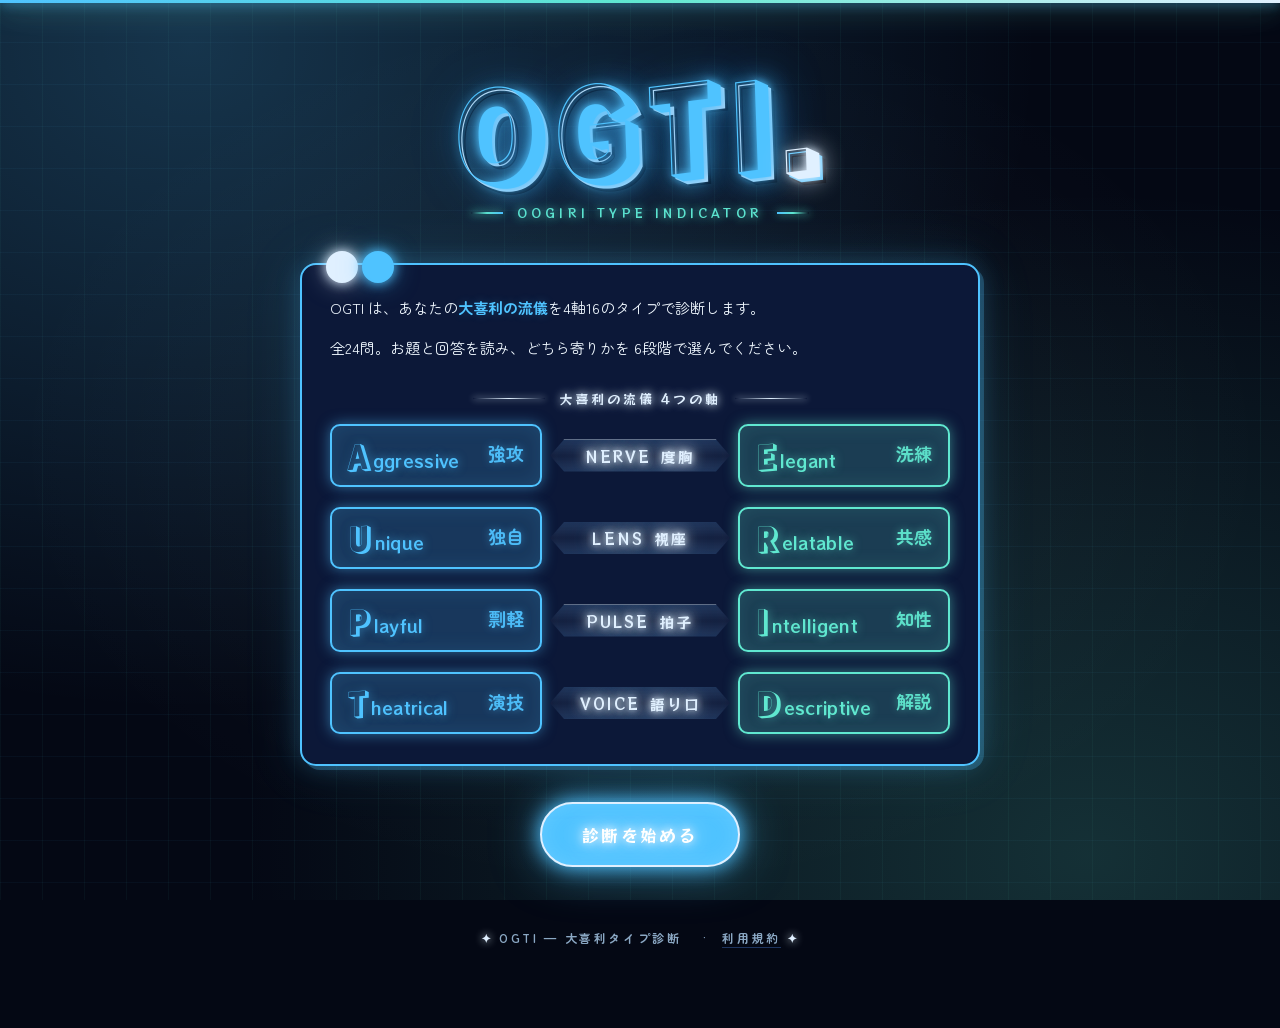
<file: index.html>
<!doctype html>
<html lang="ja">
<head>
  <meta charset="utf-8" />
  <meta name="viewport" content="width=device-width, initial-scale=1" />
  <!-- title / description / 以下の空要素は app.js の hydrateLanding() が config.js から埋める -->
  <title></title>
  <meta name="description" content="" />
  <link rel="preconnect" href="https://fonts.googleapis.com" />
  <link rel="preconnect" href="https://fonts.gstatic.com" crossorigin />
  <link href="https://fonts.googleapis.com/css2?family=Noto+Sans+JP:wght@400;500;700;900&family=Rampart+One&family=RocknRoll+One&family=Zen+Maru+Gothic:wght@400;500;700;900&display=swap" rel="stylesheet" />
  <link rel="stylesheet" href="./styles.css" />
</head>
<body>
  <main class="app">

    <!-- Landing (テキストは config.js から JS で注入) -->
    <section id="screen-landing" class="screen active">
      <header class="brand">
        <h1 class="brand-title"></h1>
        <p class="brand-sub"></p>
      </header>

      <div class="lead">
        <!-- <p> 段落と <ul class="axes-intro"> の <li> 群は JS が生成 -->
        <div class="axes-heading"><span></span></div>
        <ul class="axes-intro"></ul>
      </div>

      <div class="btn-row">
        <button id="btn-start" class="btn btn-primary" type="button"></button>
      </div>
    </section>

    <!-- Quiz -->
    <section id="screen-quiz" class="screen">
      <div class="progress">
        <span id="progress-text"></span>
        <div class="progress-track"><div id="progress-bar" class="progress-fill"></div></div>
      </div>

      <div class="question">
        <p id="question-prompt" class="question-prompt"></p>
        <div id="choices" class="choices"></div>
      </div>

      <div class="quiz-nav">
        <button id="btn-back" class="btn" type="button">← 前の設問</button>
      </div>
    </section>

    <!-- Result -->
    <section id="screen-result" class="screen">
      <div class="browse-notice" id="browse-notice" hidden>
        <span>他のタイプのページを見ています</span>
        <button id="btn-back-to-mine" class="btn btn-small" type="button">自分の結果に戻る</button>
      </div>

      <div class="result-card" id="result-card">
        <div class="type-watermark" id="type-watermark" aria-hidden="true"></div>
        <div class="type-symbol" id="type-symbol" aria-hidden="true"></div>
        <p id="result-code" class="result-code"></p>
        <h2 id="result-name" class="result-name"></h2>
        <p id="result-tagline" class="result-tagline"></p>
        <p id="result-group" class="result-group"></p>
      </div>

      <div class="result-section">
        <h3>軸ごとの傾向</h3>
        <div id="result-axes"></div>
      </div>

      <div id="result-sections"></div>

      <div class="type-index-section">
        <h3>他のタイプを見る</h3>
        <div id="type-index" class="type-index"></div>
      </div>

      <div class="btn-row">
        <button id="btn-share" class="btn" type="button">結果をシェア</button>
        <button id="btn-restart" class="btn btn-primary" type="button">もう一度診断する</button>
      </div>
    </section>

    <footer class="site-foot">
      <span class="site-foot-brand"></span>
      <span class="site-foot-links"><a href="./terms.html">利用規約</a></span>
    </footer>
  </main>

  <div class="confetti-area" id="confetti" aria-hidden="true"></div>

  <!-- Start drumroll overlay (テキストは config.drumroll から JS で注入) -->
  <div class="start-overlay" id="start-overlay" aria-hidden="true">
    <div class="start-text">
      <div class="start-line start-line-1"></div>
      <div class="start-line start-line-2"></div>
    </div>
  </div>

  <!-- Share modal -->
  <div class="share-modal" id="share-modal" hidden>
    <div class="share-backdrop" id="share-backdrop"></div>
    <div class="share-card">
      <button class="share-close" id="share-close" type="button" aria-label="閉じる">×</button>
      <h3 class="share-title">シェア用画像</h3>
      <div class="share-format-tabs" id="share-format-tabs">
        <button class="share-format-btn active" type="button" data-format="square">正方形</button>
        <button class="share-format-btn" type="button" data-format="portrait">縦長</button>
      </div>
      <div class="share-preview">
        <img id="share-image" alt="診断結果画像" />
        <div class="share-spinner" id="share-spinner">生成中…</div>
      </div>
      <div class="share-actions">
        <button class="btn btn-primary" id="share-download" type="button">画像を保存</button>
      </div>
      <p class="share-hint">保存した画像をSNS等に添付できます</p>
    </div>
  </div>

  <script type="module" src="./app.js"></script>
</body>
</html>
</file>
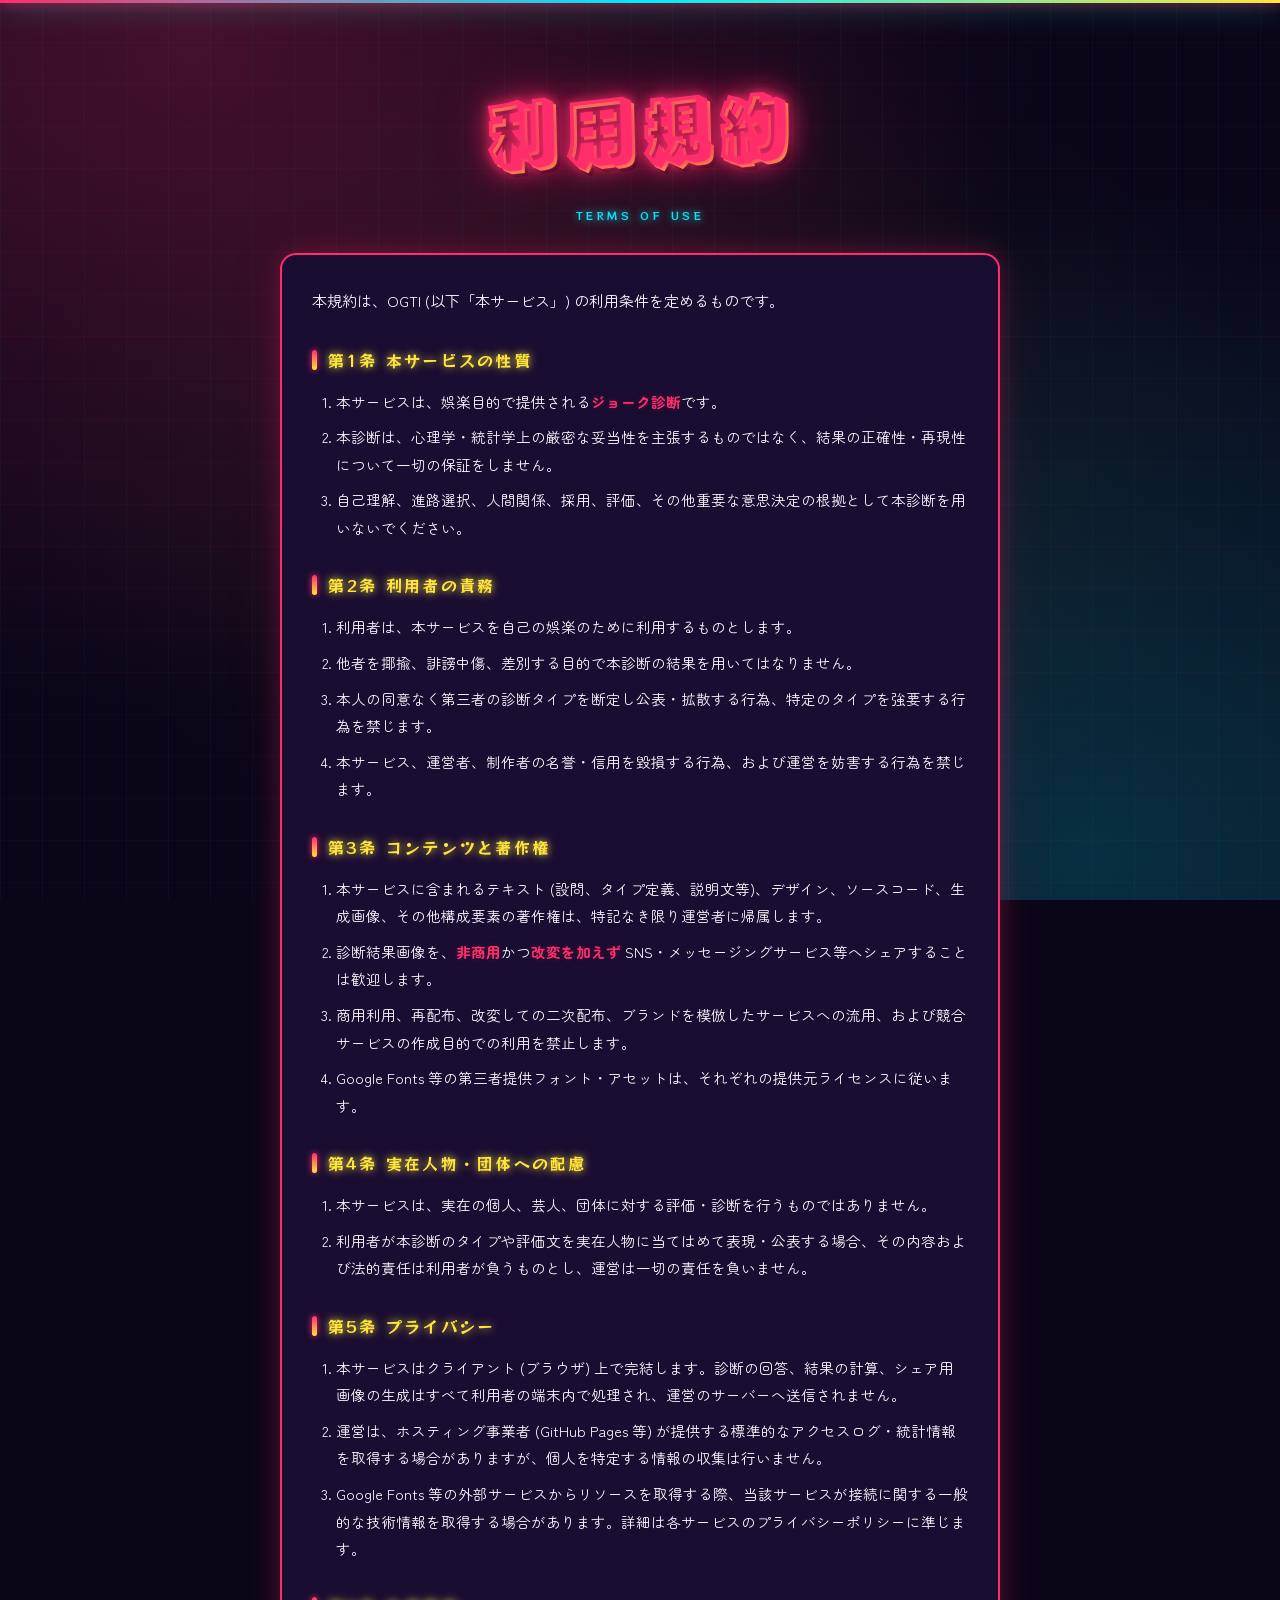
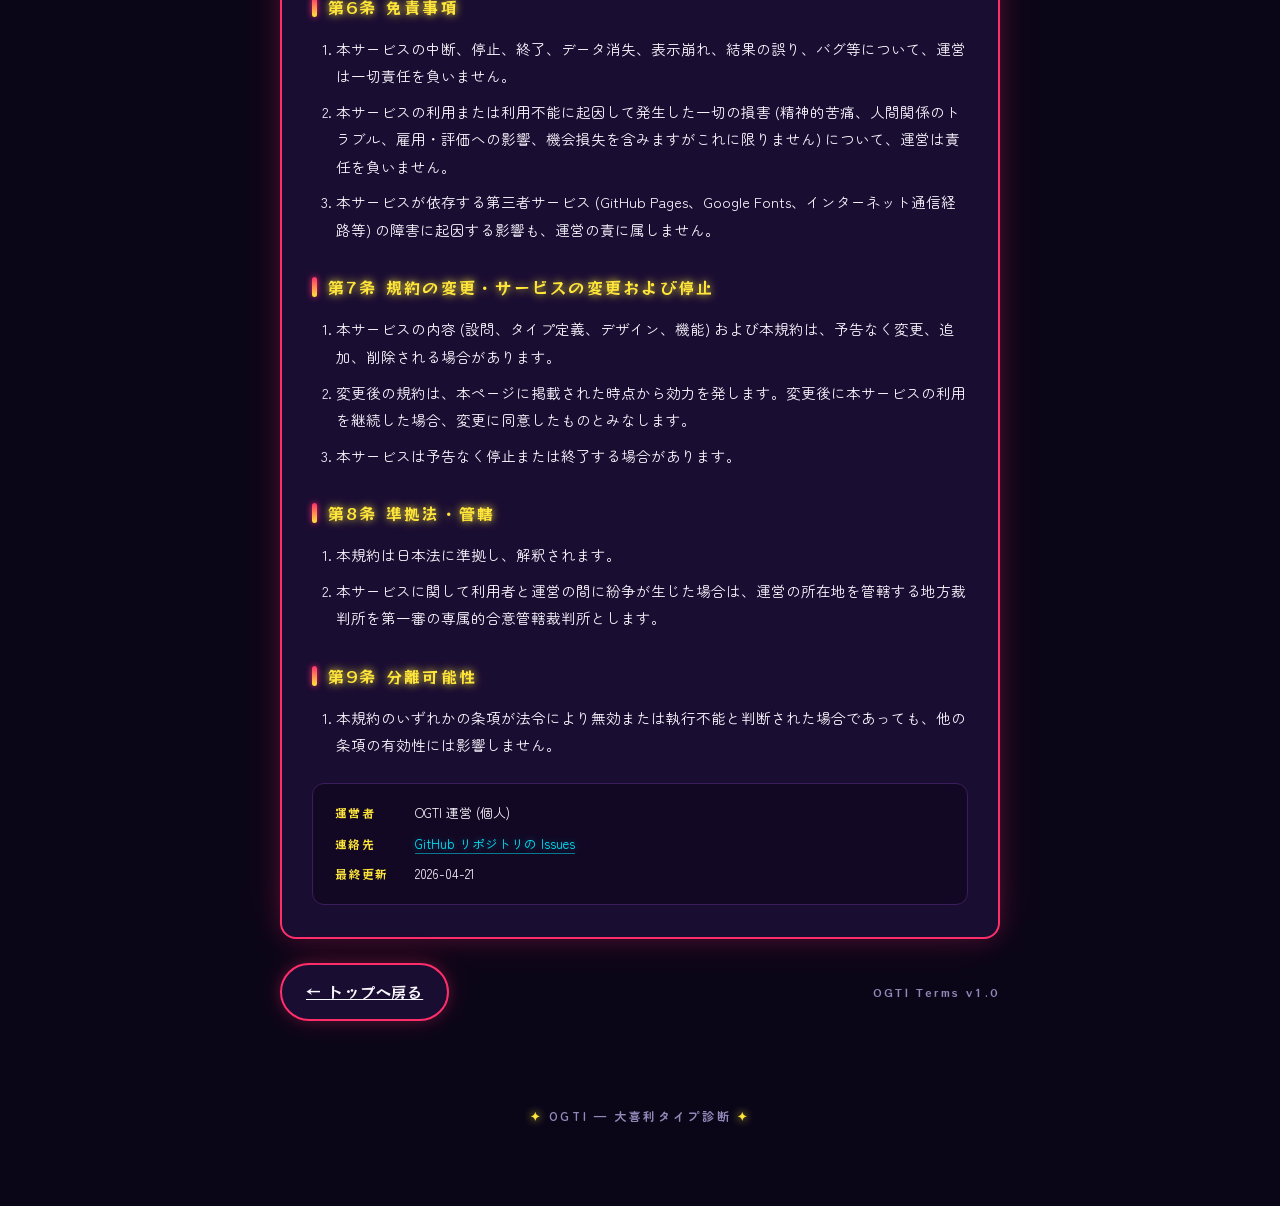
<file: terms.html>
<!doctype html>
<html lang="ja">
<head>
  <meta charset="utf-8" />
  <meta name="viewport" content="width=device-width, initial-scale=1" />
  <!-- title / description / 以下の空要素は末尾のインラインスクリプトが config.js から埋める -->
  <title></title>
  <meta name="description" content="" />
  <link rel="preconnect" href="https://fonts.googleapis.com" />
  <link rel="preconnect" href="https://fonts.gstatic.com" crossorigin />
  <link href="https://fonts.googleapis.com/css2?family=Noto+Sans+JP:wght@400;500;700;900&family=Rampart+One&family=RocknRoll+One&family=Zen+Maru+Gothic:wght@400;500;700;900&display=swap" rel="stylesheet" />
  <link rel="stylesheet" href="./styles.css" />
</head>
<body>
  <main class="app app-doc">
    <header class="doc-header">
      <h1 class="doc-title">利用規約</h1>
      <p class="doc-sub">TERMS OF USE</p>
    </header>

    <article class="doc-body">
      <p class="doc-intro">
        本規約は、<span id="terms-brand-intro"></span> (以下「本サービス」) の利用条件を定めるものです。
      </p>

      <section class="doc-section">
        <h2>第1条 本サービスの性質</h2>
        <ol>
          <li>本サービスは、娯楽目的で提供される<strong>ジョーク診断</strong>です。</li>
          <li>本診断は、心理学・統計学上の厳密な妥当性を主張するものではなく、結果の正確性・再現性について一切の保証をしません。</li>
          <li>自己理解、進路選択、人間関係、採用、評価、その他重要な意思決定の根拠として本診断を用いないでください。</li>
        </ol>
      </section>

      <section class="doc-section">
        <h2>第2条 利用者の責務</h2>
        <ol>
          <li>利用者は、本サービスを自己の娯楽のために利用するものとします。</li>
          <li>他者を揶揄、誹謗中傷、差別する目的で本診断の結果を用いてはなりません。</li>
          <li>本人の同意なく第三者の診断タイプを断定し公表・拡散する行為、特定のタイプを強要する行為を禁じます。</li>
          <li>本サービス、運営者、制作者の名誉・信用を毀損する行為、および運営を妨害する行為を禁じます。</li>
        </ol>
      </section>

      <section class="doc-section">
        <h2>第3条 コンテンツと著作権</h2>
        <ol>
          <li>本サービスに含まれるテキスト (設問、タイプ定義、説明文等)、デザイン、ソースコード、生成画像、その他構成要素の著作権は、特記なき限り運営者に帰属します。</li>
          <li>診断結果画像を、<strong>非商用</strong>かつ<strong>改変を加えず</strong> SNS・メッセージングサービス等へシェアすることは歓迎します。</li>
          <li>商用利用、再配布、改変しての二次配布、ブランドを模倣したサービスへの流用、および競合サービスの作成目的での利用を禁止します。</li>
          <li>Google Fonts 等の第三者提供フォント・アセットは、それぞれの提供元ライセンスに従います。</li>
        </ol>
      </section>

      <section class="doc-section">
        <h2>第4条 実在人物・団体への配慮</h2>
        <ol>
          <li>本サービスは、実在の個人、芸人、団体に対する評価・診断を行うものではありません。</li>
          <li>利用者が本診断のタイプや評価文を実在人物に当てはめて表現・公表する場合、その内容および法的責任は利用者が負うものとし、運営は一切の責任を負いません。</li>
        </ol>
      </section>

      <section class="doc-section">
        <h2>第5条 プライバシー</h2>
        <ol>
          <li>本サービスはクライアント (ブラウザ) 上で完結します。診断の回答、結果の計算、シェア用画像の生成はすべて利用者の端末内で処理され、運営のサーバーへ送信されません。</li>
          <li>運営は、ホスティング事業者 (GitHub Pages 等) が提供する標準的なアクセスログ・統計情報を取得する場合がありますが、個人を特定する情報の収集は行いません。</li>
          <li>Google Fonts 等の外部サービスからリソースを取得する際、当該サービスが接続に関する一般的な技術情報を取得する場合があります。詳細は各サービスのプライバシーポリシーに準じます。</li>
        </ol>
      </section>

      <section class="doc-section">
        <h2>第6条 免責事項</h2>
        <ol>
          <li>本サービスの中断、停止、終了、データ消失、表示崩れ、結果の誤り、バグ等について、運営は一切責任を負いません。</li>
          <li>本サービスの利用または利用不能に起因して発生した一切の損害 (精神的苦痛、人間関係のトラブル、雇用・評価への影響、機会損失を含みますがこれに限りません) について、運営は責任を負いません。</li>
          <li>本サービスが依存する第三者サービス (GitHub Pages、Google Fonts、インターネット通信経路等) の障害に起因する影響も、運営の責に属しません。</li>
        </ol>
      </section>

      <section class="doc-section">
        <h2>第7条 規約の変更・サービスの変更および停止</h2>
        <ol>
          <li>本サービスの内容 (設問、タイプ定義、デザイン、機能) および本規約は、予告なく変更、追加、削除される場合があります。</li>
          <li>変更後の規約は、本ページに掲載された時点から効力を発します。変更後に本サービスの利用を継続した場合、変更に同意したものとみなします。</li>
          <li>本サービスは予告なく停止または終了する場合があります。</li>
        </ol>
      </section>

      <section class="doc-section">
        <h2>第8条 準拠法・管轄</h2>
        <ol>
          <li>本規約は日本法に準拠し、解釈されます。</li>
          <li>本サービスに関して利用者と運営の間に紛争が生じた場合は、運営の所在地を管轄する地方裁判所を第一審の専属的合意管轄裁判所とします。</li>
        </ol>
      </section>

      <section class="doc-section">
        <h2>第9条 分離可能性</h2>
        <ol>
          <li>本規約のいずれかの条項が法令により無効または執行不能と判断された場合であっても、他の条項の有効性には影響しません。</li>
        </ol>
      </section>

      <dl class="doc-meta">
        <div><dt>運営者</dt><dd id="terms-owner"></dd></div>
        <div><dt>連絡先</dt><dd><a id="terms-contact" href="" target="_blank" rel="noopener noreferrer"></a></dd></div>
        <div><dt>最終更新</dt><dd id="terms-updated"></dd></div>
      </dl>
    </article>

    <div class="doc-footer">
      <a href="./" class="btn">← トップへ戻る</a>
      <p class="doc-version" id="terms-version">Terms v1.0</p>
    </div>

    <footer class="site-foot" id="terms-foot"></footer>
  </main>

  <script type="module">
    import { config } from './data/config.js';
    document.title = `利用規約 — ${config.brand.name}`;
    const desc = document.querySelector('meta[name="description"]');
    if (desc) desc.content = `${config.brand.name} (${config.brand.fullName}) の利用規約。`;
    const set = (id, v) => { const el = document.getElementById(id); if (el) el.textContent = v; };
    set('terms-brand-intro', config.brand.name);
    set('terms-owner', config.ownership.orgName);
    set('terms-updated', config.ownership.lastUpdated);
    set('terms-version', `${config.brand.name} Terms v1.0`);
    const contact = document.getElementById('terms-contact');
    if (contact) {
      contact.href = config.ownership.contactUrl;
      contact.textContent = config.ownership.contactLabel;
    }
    const foot = document.getElementById('terms-foot');
    if (foot) foot.textContent = `${config.brand.name} — ${config.brand.fullName}`;
  </script>
</body>
</html>
</file>
<file: styles.css>
/* ============================================================
 * Theme / Palette / Group プリセット (3レイヤー)
 *
 *   theme   = 構造レイヤー (フォント・角丸など。色を持たない)
 *   palette = UI配色レイヤー (色トークン、ロードごとにランダム可)
 *   group   = 診断結果の意味を持つセマンティック色 (固定)
 *
 * theme / palette は config.js から <html data-theme data-palette> に
 * 反映され、以下のブロックから該当プリセットが選ばれる。
 *
 * group 色は「第1軸×第2軸のどのファミリか」を伝えるマーカーなので、
 * UIパレットで変わってはならない。:root 直下に固定で置く。
 *
 * 新パレットを追加するときは :root[data-palette="..."] ブロックを
 * 足すだけで動く。group 色は触らないこと。
 * ============================================================ */

/* ---- group 色 (診断結果のセマンティック色・固定) ----
   タイプコード先頭2文字 = 第1軸×第2軸の4パターン。
   インデックス順: config.axes[0].left + config.axes[1].left から
   left-left / left-right / right-left / right-right */
:root {
  --group-1-main: #ff2e58; --group-1-deep: #c01838;
  --group-2-main: #ff7a1a; --group-2-deep: #c95200;
  --group-3-main: #a44dff; --group-3-deep: #6a1fb8;
  --group-4-main: #00c8ff; --group-4-deep: #008fb8;
}

/* ---- base fallback (data 属性なしでも動くデフォルト = neon + red-blue) ---- */
:root {
  /* theme: neon */
  --display: 'Rampart One', 'Noto Sans JP', sans-serif;
  --chunky:  'RocknRoll One', 'Noto Sans JP', sans-serif;
  --body:    'Zen Maru Gothic', 'Noto Sans JP', -apple-system, sans-serif;
  --radius: 16px;
  --radius-lg: 24px;

  /* palette: red-blue */
  --bg: #0a0618;
  --bg-alt: #140828;
  --panel: #1a0d32;
  --panel-alt: #241248;
  --text: #faf8ff;
  --muted: #9388b8;
  --line: #3a1d5c;
  --ink: #05010f;
  --accent: #ff2e6b;
  --accent-deep: #c91550;
  --accent-soft: rgba(255, 46, 107, 0.22);
  --gold: #ffe63a;
  --gold-deep: #b89608;
  --frame: #ff2e6b;
  --frame-cyan: #00eaff;
  --pop: #ff66b3;
  --pole-left: #ff1a6b;
  --pole-right: #00eaff;
}

/* ---- theme: neon (構造・フォント・角丸) ---- */
:root[data-theme="neon"] {
  --display: 'Rampart One', 'Noto Sans JP', sans-serif;
  --chunky:  'RocknRoll One', 'Noto Sans JP', sans-serif;
  --body:    'Zen Maru Gothic', 'Noto Sans JP', -apple-system, sans-serif;
  --radius: 16px;
  --radius-lg: 24px;
}

/* ---- palette: red-blue (現行の赤×青×金) ---- */
:root[data-palette="red-blue"] {
  --bg: #0a0618;
  --bg-alt: #140828;
  --panel: #1a0d32;
  --panel-alt: #241248;
  --text: #faf8ff;
  --muted: #9388b8;
  --line: #3a1d5c;
  --ink: #05010f;
  --accent: #ff2e6b;
  --accent-deep: #c91550;
  --accent-soft: rgba(255, 46, 107, 0.22);
  --gold: #ffe63a;
  --gold-deep: #b89608;
  --frame: #ff2e6b;
  --frame-cyan: #00eaff;
  --pop: #ff66b3;
  --pole-left: #ff1a6b;
  --pole-right: #00eaff;
}

/* ---- palette: lime-magenta (黄緑×紫のネオン) ---- */
:root[data-palette="lime-magenta"] {
  --bg: #0a140a;
  --bg-alt: #0f2415;
  --panel: #132a1a;
  --panel-alt: #1d3d28;
  --text: #f6fff0;
  --muted: #8fb09a;
  --line: #2a5238;
  --ink: #050f08;
  --accent: #d0ff2e;
  --accent-deep: #7aa800;
  --accent-soft: rgba(208, 255, 46, 0.22);
  --gold: #ffd93a;
  --gold-deep: #b88c08;
  --frame: #d0ff2e;
  --frame-cyan: #ff4fd8;
  --pop: #a8ff66;
  --pole-left: #d0ff2e;
  --pole-right: #ff4fd8;
}

/* ---- palette: matrix (映画 The Matrix 風、全面緑) ---- */
:root[data-palette="matrix"] {
  --bg: #000804;
  --bg-alt: #001a0c;
  --panel: #002613;
  --panel-alt: #00381e;
  --text: #d6ffd6;
  --muted: #5c9c70;
  --line: #0a4d1e;
  --ink: #000402;
  --accent: #00ff41;
  --accent-deep: #00a82b;
  --accent-soft: rgba(0, 255, 65, 0.22);
  --gold: #c8ff2e;
  --gold-deep: #7fa816;
  --frame: #00ff41;
  --frame-cyan: #80ffaa;
  --pop: #66ff99;
  --pole-left: #00ff41;
  --pole-right: #a0ff00;  /* 純緑accentに対し黄緑系でハッキリ区別 */
}

/* ---- palette: sunset (夕焼け: オレンジ×マゼンタ×金、藍背景) ---- */
:root[data-palette="sunset"] {
  --bg: #1a0a24;
  --bg-alt: #240e30;
  --panel: #2d103a;
  --panel-alt: #3e1650;
  --text: #fff5ed;
  --muted: #b09c9c;
  --line: #4a1f5c;
  --ink: #0a0410;
  --accent: #ff7a30;
  --accent-deep: #c94b00;
  --accent-soft: rgba(255, 122, 48, 0.22);
  --gold: #ffd230;
  --gold-deep: #b88508;
  --frame: #ff7a30;
  --frame-cyan: #ff5fa8;
  --pop: #ffa466;
  --pole-left: #ff6a1a;
  --pole-right: #ff3d97;
}

/* ---- palette: ice (氷の洞窟: 白×青×シアン、深紺背景) ---- */
:root[data-palette="ice"] {
  --bg: #040814;
  --bg-alt: #081024;
  --panel: #0c1838;
  --panel-alt: #122850;
  --text: #f0f8ff;
  --muted: #8ba8c4;
  --line: #1e3560;
  --ink: #020510;
  --accent: #4fc3ff;
  --accent-deep: #1565c0;
  --accent-soft: rgba(79, 195, 255, 0.22);
  --gold: #e0f0ff;
  --gold-deep: #7a95b0;
  --frame: #4fc3ff;
  --frame-cyan: #ffffff;
  --pop: #88e8ff;
  --pole-left: #4fc3ff;
  --pole-right: #60e8d0;  /* 空色accentに対し凍ったミント系で区別 */
}

/* ---- palette: blood-moon (血月: 深赤×オレンジ×琥珀、黒背景) ---- */
:root[data-palette="blood-moon"] {
  --bg: #120406;
  --bg-alt: #1a080a;
  --panel: #260a0e;
  --panel-alt: #3a1014;
  --text: #fff0eb;
  --muted: #9c7070;
  --line: #4d1a20;
  --ink: #0a0204;
  --accent: #ff2040;
  --accent-deep: #a00820;
  --accent-soft: rgba(255, 32, 64, 0.22);
  --gold: #ffae00;
  --gold-deep: #a86500;
  --frame: #ff2040;
  --frame-cyan: #ff7a2e;
  --pop: #ff4080;
  --pole-left: #ff1a40;
  --pole-right: #ff9020;
}

/* ---- palette: vaporwave (80年代ポップ: ピンク×シアン×紫) ---- */
:root[data-palette="vaporwave"] {
  --bg: #130a28;
  --bg-alt: #1c0e38;
  --panel: #25134a;
  --panel-alt: #341e60;
  --text: #ffeffa;
  --muted: #ac9fc8;
  --line: #462d70;
  --ink: #09051a;
  --accent: #ff6ec7;
  --accent-deep: #b82d8e;
  --accent-soft: rgba(255, 110, 199, 0.22);
  --gold: #ffe088;
  --gold-deep: #b89858;
  --frame: #ff6ec7;
  --frame-cyan: #5eeaff;
  --pop: #c080ff;
  --pole-left: #ff6ec7;
  --pole-right: #5eeaff;
}

/* ---- palette: hacker (アンバーターミナル: 琥珀色の旧式 CRT) ---- */
:root[data-palette="hacker"] {
  --bg: #0a0604;
  --bg-alt: #140a04;
  --panel: #1e1004;
  --panel-alt: #2d1808;
  --text: #ffd49c;
  --muted: #a07a4a;
  --line: #3d2410;
  --ink: #060200;
  --accent: #ff9f00;
  --accent-deep: #b86800;
  --accent-soft: rgba(255, 159, 0, 0.22);
  --gold: #ffcc44;
  --gold-deep: #a88c20;
  --frame: #ff9f00;
  --frame-cyan: #ff7a1a;
  --pop: #ffbe5e;
  --pole-left: #ff9f00;
  --pole-right: #ff5020;  /* 琥珀accentに対し赤橙でハッキリ区別 (CRT暖色系の中での対比) */
}

/* ---- palette: miami (Miami Vice 80s: ホットピンク×ターコイズ) ---- */
:root[data-palette="miami"] {
  --bg: #1a0828;
  --bg-alt: #250c38;
  --panel: #301248;
  --panel-alt: #421860;
  --text: #fff0fa;
  --muted: #bc9db8;
  --line: #5a2570;
  --ink: #0a0414;
  --accent: #ff4fa8;
  --accent-deep: #b82d7a;
  --accent-soft: rgba(255, 79, 168, 0.22);
  --gold: #fff8e0;
  --gold-deep: #b8b088;
  --frame: #ff4fa8;
  --frame-cyan: #00e0d4;
  --pop: #ff8ac8;
  --pole-left: #ff4fa8;
  --pole-right: #00e0d4;
}

/* ---- palette: aurora (オーロラ: 紫×緑×青、深紺背景) ---- */
:root[data-palette="aurora"] {
  --bg: #040814;
  --bg-alt: #081224;
  --panel: #0c1c38;
  --panel-alt: #122850;
  --text: #e8f5ff;
  --muted: #8aa4c0;
  --line: #1e3d60;
  --ink: #02050c;
  --accent: #aa4fff;
  --accent-deep: #6820b0;
  --accent-soft: rgba(170, 79, 255, 0.22);
  --gold: #b8ffe0;
  --gold-deep: #4a9075;
  --frame: #aa4fff;
  --frame-cyan: #4fffcc;
  --pop: #c888ff;
  --pole-left: #aa4fff;
  --pole-right: #4fffcc;
}

/* ---- palette: arcade (アーケードゲーム: マゼンタ×シアン×イエロー) ---- */
:root[data-palette="arcade"] {
  --bg: #060612;
  --bg-alt: #0a0a1e;
  --panel: #101030;
  --panel-alt: #1a1a48;
  --text: #f8f8ff;
  --muted: #9c9cc0;
  --line: #2a2a60;
  --ink: #030308;
  --accent: #ff00aa;
  --accent-deep: #b80078;
  --accent-soft: rgba(255, 0, 170, 0.22);
  --gold: #ffff00;
  --gold-deep: #a8a800;
  --frame: #ff00aa;
  --frame-cyan: #00ffff;
  --pop: #ff5fc8;
  --pole-left: #ff00aa;
  --pole-right: #00ffff;
}

/* ---- palette: lava (溶岩: 赤×オレンジ×黄、暗黒背景) ---- */
:root[data-palette="lava"] {
  --bg: #0a0402;
  --bg-alt: #140604;
  --panel: #1a0808;
  --panel-alt: #2a0e08;
  --text: #fff5e8;
  --muted: #a07058;
  --line: #481810;
  --ink: #060200;
  --accent: #ff4500;
  --accent-deep: #a82800;
  --accent-soft: rgba(255, 69, 0, 0.22);
  --gold: #ffd700;
  --gold-deep: #b89500;
  --frame: #ff4500;
  --frame-cyan: #ff7a00;
  --pop: #ff7a2e;
  --pole-left: #ff2a00;
  --pole-right: #ffae00;
}

/* ---- palette: deep-sea (深海: ターコイズ×深青×青白) ---- */
:root[data-palette="deep-sea"] {
  --bg: #020810;
  --bg-alt: #041020;
  --panel: #081830;
  --panel-alt: #102848;
  --text: #d0f0ff;
  --muted: #6590b0;
  --line: #1a3560;
  --ink: #010408;
  --accent: #00d8c0;
  --accent-deep: #007a70;
  --accent-soft: rgba(0, 216, 192, 0.22);
  --gold: #88eaff;
  --gold-deep: #4888a8;
  --frame: #00d8c0;
  --frame-cyan: #4fa8ff;
  --pop: #44f0d8;
  --pole-left: #00d8c0;
  --pole-right: #4fa8ff;
}

/* ---- palette: halloween (ハロウィン: オレンジ×紫×妖緑) ---- */
:root[data-palette="halloween"] {
  --bg: #0a0410;
  --bg-alt: #140818;
  --panel: #1e0c28;
  --panel-alt: #2a1440;
  --text: #fff4e0;
  --muted: #9c8898;
  --line: #3c2048;
  --ink: #05020a;
  --accent: #ff7a00;
  --accent-deep: #b85200;
  --accent-soft: rgba(255, 122, 0, 0.22);
  --gold: #a8ff4f;
  --gold-deep: #5c9c1e;
  --frame: #ff7a00;
  --frame-cyan: #a040ff;
  --pop: #ffa440;
  --pole-left: #ff7a00;
  --pole-right: #a040ff;
}

* { box-sizing: border-box; }

html, body {
  margin: 0;
  padding: 0;
  font-family: var(--body);
  color: var(--text);
  line-height: 1.75;
  background:
    radial-gradient(ellipse at 15% 5%, color-mix(in srgb, var(--accent) 24%, transparent), transparent 55%),
    radial-gradient(ellipse at 85% 95%, color-mix(in srgb, var(--pole-right) 18%, transparent), transparent 55%),
    radial-gradient(ellipse at 50% 50%, color-mix(in srgb, var(--gold) 5%, transparent), transparent 70%),
    var(--bg);
  background-attachment: fixed;
  -webkit-font-smoothing: antialiased;
  position: relative;
  min-height: 100vh; /* fallback for older browsers */
  min-height: 100dvh;
}
body::before {
  content: '';
  position: fixed;
  inset: 0;
  background-image:
    linear-gradient(color-mix(in srgb, var(--accent) 4.5%, transparent) 1px, transparent 1px),
    linear-gradient(90deg, color-mix(in srgb, var(--pole-right) 4.5%, transparent) 1px, transparent 1px);
  background-size: 42px 42px;
  pointer-events: none;
  z-index: 0;
}
body::after {
  content: '';
  position: fixed;
  top: 0; left: 0; right: 0;
  height: 3px;
  background: linear-gradient(90deg, var(--accent) 0%, var(--pole-right) 50%, var(--gold) 100%);
  pointer-events: none;
  z-index: 100;
  box-shadow:
    0 0 12px var(--accent),
    0 0 28px var(--pole-right),
    0 0 48px color-mix(in srgb, var(--gold) 40%, transparent);
}

.app {
  max-width: 720px;
  margin: 0 auto;
  padding: 56px 20px 80px;
  min-height: 100vh; /* fallback */
  min-height: 100dvh;
  position: relative;
  z-index: 1;
  display: flex;
  flex-direction: column;
  justify-content: center;
  transition: opacity 0.45s ease;
}
.app.is-transitioning { opacity: 0; }

.screen { display: none; }
.screen.active {
  display: block;
  animation: neonFlicker 1.4s ease-out both;
}

/* ネオン管が点灯するときの「ジジッ」演出 (点滅して安定)
   opacity は子要素に継承されるので、文字・枠・グロー・box-shadow 等 全部同時にフリッカーする */
@keyframes neonFlicker {
  0%   { opacity: 0; }
  4%   { opacity: 1; }
  6%   { opacity: 0.08; }
  8%   { opacity: 1; }
  11%  { opacity: 0.2; }
  14%  { opacity: 1; }
  19%  { opacity: 0.1; }
  22%  { opacity: 1; }
  27%  { opacity: 0.45; }
  31%  { opacity: 1; }
  56%  { opacity: 0.6; }
  59%  { opacity: 1; }
  100% { opacity: 1; }
}

/* ---------- Landing ---------- */

.brand {
  text-align: center;
  margin: 12px 0 40px;
  position: relative;
}
.brand-title {
  font-family: var(--display);
  font-weight: 400;
  font-size: clamp(64px, 14vw, 120px);
  letter-spacing: 0.04em;
  line-height: 0.95;
  margin: 0;
  color: var(--accent);
  text-shadow:
    0 0 8px var(--accent),
    0 0 24px var(--accent),
    0 0 48px var(--accent-deep),
    3px 3px 0 var(--gold),
    6px 6px 0 var(--ink);
  transform: rotate(-2deg);
  display: inline-block;
}
.brand-title .accent {
  color: var(--gold);
  text-shadow:
    0 0 8px var(--gold),
    0 0 24px var(--gold),
    3px 3px 0 var(--accent),
    6px 6px 0 var(--ink);
}
.brand-sub {
  font-family: var(--chunky);
  font-size: 12px;
  color: var(--pole-right);
  letter-spacing: 0.35em;
  margin: 18px 0 0;
  font-weight: 400;
  display: flex;
  align-items: center;
  justify-content: center;
  gap: 14px;
  text-shadow: 0 0 10px var(--pole-right);
}
.brand-sub::before,
.brand-sub::after {
  content: '';
  display: inline-block;
  width: 32px;
  height: 2px;
  background: linear-gradient(90deg, transparent, var(--pole-right), var(--accent));
  box-shadow: 0 0 8px var(--pole-right);
}
.brand-sub::after {
  background: linear-gradient(90deg, var(--accent), var(--pole-right), transparent);
}

.lead {
  background: var(--panel);
  border: 2.5px solid var(--frame);
  border-radius: var(--radius);
  padding: 30px 28px;
  box-shadow:
    0 0 24px var(--accent-soft),
    0 0 60px color-mix(in srgb, var(--accent) 12%, transparent),
    4px 4px 0 color-mix(in srgb, var(--accent) 25%, transparent);
  margin-bottom: 36px;
  position: relative;
}
.lead::before,
.lead::after {
  content: '';
  position: absolute;
  top: -14px;
  width: 28px; height: 28px;
  border-radius: 50%;
  z-index: 2;
}
.lead::before {
  left: 24px;
  background: var(--gold);
  border: 2.5px solid var(--gold);
  box-shadow: 0 0 12px var(--gold), 0 0 24px color-mix(in srgb, var(--gold) 50%, transparent);
}
.lead::after {
  left: 60px;
  background: var(--accent);
  border: 2.5px solid var(--accent);
  box-shadow: 0 0 12px var(--accent), 0 0 24px color-mix(in srgb, var(--accent) 50%, transparent);
}

.lead p { margin: 0 0 14px; font-size: 15px; }
.lead p strong {
  color: var(--accent);
  font-weight: 700;
  text-shadow: 0 0 10px var(--accent-soft);
}
.lead p:last-child { margin-bottom: 0; }

.axes-heading {
  display: flex;
  align-items: center;
  justify-content: center;
  gap: 14px;
  margin: 26px 0 14px;
  font-family: var(--chunky);
  font-size: 13px;
  letter-spacing: 0.22em;
  color: var(--gold);
  text-shadow: 0 0 8px var(--gold), 0 0 18px color-mix(in srgb, var(--gold) 30%, transparent);
}
.axes-heading::before,
.axes-heading::after {
  content: '';
  flex: 1;
  height: 1px;
  max-width: 72px;
  background: linear-gradient(90deg, transparent, var(--gold), transparent);
  box-shadow: 0 0 6px var(--gold);
}

.axes-intro {
  list-style: none;
  padding: 0;
  margin: 0;
  display: grid;
  gap: 20px;
}
.axes-intro li {
  display: grid;
  grid-template-columns: minmax(0, 1fr) auto minmax(0, 1fr);
  align-items: center;
  gap: 0 clamp(6px, 1.1vw, 8px);
  padding: 0;
  background: transparent;
  border: none;
  font-size: 14px;
  position: relative;
}
.axes-intro li > span[data-side] {
  display: grid;
  grid-template-columns: 1fr 1fr;
  align-items: center;
  gap: clamp(6px, 1.1vw, 8px);
  background: color-mix(in srgb, var(--pole-color) 18%, var(--panel));
  border: 2px solid var(--pole-color);
  border-radius: 10px;
  padding: clamp(8px, 1.5vw, 12px) clamp(10px, 2vw, 16px);
  font-family: var(--chunky);
  color: var(--pole-color);
  font-weight: 400;
  font-size: clamp(12px, 2.2vw, 17px);
  width: 100%;
  box-shadow:
    0 0 14px color-mix(in srgb, var(--pole-color) 50%, transparent),
    inset 0 0 20px color-mix(in srgb, var(--pole-color) 12%, transparent);
  letter-spacing: 0.02em;
  white-space: nowrap;
  text-shadow: 0 0 10px color-mix(in srgb, var(--pole-color) 60%, transparent);
}
.axes-intro li > span[data-side="left"]  { --pole-color: var(--pole-left); }
.axes-intro li > span[data-side="right"] { --pole-color: var(--pole-right); }
.axes-intro li > span[data-side] .pole-name {
  justify-self: start;
}
.axes-intro li > span[data-side] small {
  color: var(--pole-color);
  opacity: 0.95;
  justify-self: end;
  align-self: end;
  padding-bottom: 3px;
  font-size: clamp(13px, 2.4vw, 18px);
  text-shadow: 0 0 8px color-mix(in srgb, var(--pole-color) 50%, transparent);
}
.init {
  font-family: var(--display);
  font-size: clamp(18px, 3.4vw, 34px);
  line-height: 1;
  padding: 0 2px 1px 0;
  margin-right: -1px;
  letter-spacing: 0.02em;
  vertical-align: -2px;
}
.pole-name { line-height: 1; }
.axes-intro small {
  font-family: var(--body);
  font-weight: 700;
  color: var(--muted);
  font-size: clamp(13px, 1.9vw, 14px);
  letter-spacing: 0;
  margin: 0;
}
.axes-intro .vs {
  display: inline-flex;
  align-items: center;
  justify-content: center;
  gap: clamp(4px, 1.3vw, 10px);
  padding: clamp(6px, 1.2vw, 9px) clamp(14px, 3.2vw, 24px) clamp(5px, 1vw, 8px);
  min-width: clamp(80px, 24vw, 180px);
  background:
    linear-gradient(180deg,
      color-mix(in srgb, var(--panel-alt) 92%, transparent) 0%,
      color-mix(in srgb, var(--panel) 96%, transparent) 50%,
      color-mix(in srgb, var(--panel-alt) 92%, transparent) 100%);
  color: var(--gold);
  justify-self: center;
  align-self: center;
  clip-path: polygon(
    0% 50%,
    14px 0%,
    calc(100% - 14px) 0%,
    100% 50%,
    calc(100% - 14px) 100%,
    14px 100%
  );
  filter:
    drop-shadow(0 0 4px var(--gold))
    drop-shadow(0 0 14px var(--gold))
    drop-shadow(0 0 32px color-mix(in srgb, var(--gold) 55%, transparent))
    drop-shadow(0 0 60px color-mix(in srgb, var(--gold) 22%, transparent));
  position: relative;
  z-index: 2;
  margin: 0;
  text-shadow:
    0 0 6px var(--gold),
    0 0 14px var(--gold),
    0 0 28px color-mix(in srgb, var(--gold) 55%, transparent);
}
.axes-intro .vs strong {
  font-family: var(--chunky);
  font-weight: 400;
  font-size: clamp(12px, 2vw, 15px);
  letter-spacing: clamp(0.08em, 0.2vw, 0.14em);
  line-height: 1;
  display: inline-block;
}
.axes-intro .vs small {
  font-family: var(--chunky);
  font-weight: 400;
  font-size: clamp(13px, 2.1vw, 15px);
  color: var(--gold);
  letter-spacing: clamp(0.04em, 0.16vw, 0.12em);
  margin: 0;
  line-height: 1;
  display: inline-block;
}
.axes-intro .vs::before,
.axes-intro .vs::after { display: none; }

/* ---------- Buttons ---------- */

.btn {
  appearance: none;
  border: 2.5px solid var(--frame);
  background: var(--panel);
  color: var(--text);
  padding: 14px 24px;
  border-radius: 999px;
  font-size: 15px;
  font-weight: 400;
  font-family: var(--chunky);
  letter-spacing: 0.06em;
  cursor: pointer;
  box-shadow:
    0 0 14px var(--accent-soft),
    0 0 32px color-mix(in srgb, var(--accent) 15%, transparent);
  transition: transform 0.12s ease, box-shadow 0.12s ease, background 0.15s ease, border-color 0.15s ease;
}
.btn:hover {
  background: var(--panel-alt);
  transform: translate(-1px, -1px);
  box-shadow:
    0 0 20px var(--accent),
    0 0 44px color-mix(in srgb, var(--accent) 35%, transparent);
}
.btn:active {
  transform: translate(1px, 1px);
  box-shadow: 0 0 6px var(--accent);
}
.btn:disabled {
  opacity: 0.3;
  cursor: not-allowed;
  transform: none;
  box-shadow: 0 0 6px color-mix(in srgb, var(--accent) 20%, transparent);
}

.btn-primary {
  background: var(--accent);
  color: #fff;
  border-color: var(--gold);
  padding: 18px 40px;
  font-size: 17px;
  letter-spacing: 0.14em;
  text-shadow: 0 0 10px #fff, 0 0 20px var(--gold);
  box-shadow:
    0 0 20px var(--accent),
    0 0 48px color-mix(in srgb, var(--accent) 55%, transparent),
    inset 0 0 20px color-mix(in srgb, var(--gold) 15%, transparent);
}
.btn-primary:hover {
  background: var(--accent-deep);
  box-shadow:
    0 0 28px var(--accent),
    0 0 64px color-mix(in srgb, var(--accent) 70%, transparent),
    inset 0 0 24px color-mix(in srgb, var(--gold) 22%, transparent);
}

.btn-row {
  display: flex;
  gap: 18px;
  justify-content: center;
  margin-top: 36px;
  flex-wrap: wrap;
}

/* ---------- Quiz ---------- */

.progress {
  display: flex;
  align-items: center;
  gap: 16px;
  margin-bottom: 28px;
}
#progress-text {
  font-family: var(--chunky);
  font-size: 18px;
  color: var(--gold);
  letter-spacing: 0.08em;
  white-space: nowrap;
  text-shadow: 0 0 10px var(--gold);
}
.progress-track {
  flex: 1;
  height: 12px;
  background: var(--panel);
  border: 2px solid var(--frame);
  border-radius: 99px;
  overflow: hidden;
  box-shadow:
    0 0 12px var(--accent-soft),
    inset 0 0 8px rgba(0, 0, 0, 0.4);
}
.progress-fill {
  height: 100%;
  background: linear-gradient(90deg, var(--gold), var(--accent) 55%, var(--pole-right));
  transition: width 0.5s cubic-bezier(0.22, 1, 0.36, 1);
  box-shadow:
    0 0 14px var(--accent),
    0 0 28px color-mix(in srgb, var(--accent) 50%, transparent);
}

.question {
  background: var(--panel);
  border: 2.5px solid var(--frame);
  border-radius: var(--radius);
  padding: 40px 30px 32px;
  box-shadow:
    0 0 24px var(--accent-soft),
    0 0 60px color-mix(in srgb, var(--accent) 10%, transparent);
  margin-bottom: 28px;
  position: relative;
}
.question::before {
  content: 'お題';
  position: absolute;
  top: -16px; left: 28px;
  background: var(--panel-alt);
  color: var(--gold);
  font-family: var(--chunky);
  padding: 5px 16px;
  border-radius: 99px;
  font-size: 12px;
  letter-spacing: 0.2em;
  border: 1.5px solid var(--gold);
  box-shadow: 0 0 14px var(--gold), 0 0 28px color-mix(in srgb, var(--gold) 40%, transparent);
  text-shadow: 0 0 8px var(--gold);
}
.question-prompt {
  font-family: var(--chunky);
  font-size: 19px;
  font-weight: 400;
  line-height: 1.75;
  margin: 0 0 28px;
  color: var(--text);
}

.choices { display: grid; gap: 26px; }

.choice-pair {
  display: grid;
  grid-template-columns: 1fr 1fr;
  gap: 16px;
}
.choice-display {
  background: var(--panel-alt);
  border: 2px solid var(--frame);
  border-radius: 14px;
  padding: 18px 18px;
  display: flex;
  gap: 12px;
  align-items: center;
  font-size: 15px;
  line-height: 1.7;
  color: var(--text);
  box-shadow: 0 0 16px var(--accent-soft);
  position: relative;
}
.choice-display.choice-a {
  transform: rotate(-0.6deg);
  border-color: var(--accent);
  box-shadow: 0 0 16px color-mix(in srgb, var(--accent) 28%, transparent);
}
.choice-display.choice-b {
  transform: rotate(0.6deg);
  border-color: var(--pole-right);
  box-shadow: 0 0 16px color-mix(in srgb, var(--pole-right) 28%, transparent);
}
.choice-display .choice-label {
  flex: 0 0 auto;
  width: 34px;
  height: 34px;
  border-radius: 50%;
  background: var(--panel-alt);
  display: inline-flex;
  align-items: center;
  justify-content: center;
  font-family: var(--display);
  font-size: 16px;
  border: 2px solid var(--accent);
  color: var(--accent);
  box-shadow: 0 0 12px var(--accent), inset 0 0 8px color-mix(in srgb, var(--accent) 30%, transparent);
  text-shadow: 0 0 8px var(--accent);
}
.choice-display.choice-b .choice-label {
  color: var(--pole-right);
  border-color: var(--pole-right);
  box-shadow: 0 0 12px var(--pole-right), inset 0 0 8px color-mix(in srgb, var(--pole-right) 30%, transparent);
  text-shadow: 0 0 8px var(--pole-right);
}
.choice-display .choice-text { flex: 1; font-weight: 500; }

.likert-caption {
  display: flex;
  justify-content: space-between;
  font-family: var(--chunky);
  font-size: 12px;
  color: var(--text);
  letter-spacing: 0.14em;
  margin-top: 14px;
  padding: 0 4px;
}
.likert-caption span:first-child::before {
  content: '◀ ';
  color: var(--accent);
  text-shadow: 0 0 6px var(--accent);
}
.likert-caption span:last-child::after {
  content: ' ▶';
  color: var(--pole-right);
  text-shadow: 0 0 6px var(--pole-right);
}
.likert-buttons {
  display: grid;
  grid-template-columns: repeat(6, 1fr);
  gap: 8px;
}
.likert-btn {
  appearance: none;
  background: var(--panel);
  border: 2px solid var(--line);
  border-radius: 12px;
  padding: 13px 4px 11px;
  font-family: var(--chunky);
  font-size: 11px;
  color: var(--muted);
  cursor: pointer;
  display: flex;
  flex-direction: column;
  align-items: center;
  justify-content: flex-end;
  gap: 8px;
  letter-spacing: 0.04em;
  box-shadow: 0 0 6px rgba(0, 0, 0, 0.4);
  transition: transform 0.12s ease, box-shadow 0.12s ease, background 0.15s ease, color 0.15s ease, border-color 0.15s ease;
}
.likert-btn .likert-dot {
  display: inline-block;
  width: 12px;
  height: 12px;
  border-radius: 50%;
  background: var(--line);
  border: 2px solid var(--muted);
  transition: background 0.15s ease, border-color 0.15s ease, box-shadow 0.15s ease;
}
.likert-btn[data-value="-5"] .likert-dot,
.likert-btn[data-value="5"] .likert-dot {
  width: 16px;
  height: 16px;
}
.likert-btn[data-value="-7"] .likert-dot,
.likert-btn[data-value="7"] .likert-dot {
  width: 20px;
  height: 20px;
}
.likert-btn.is-hover,
.likert-btn:focus-visible {
  background: var(--panel-alt);
  color: var(--text);
  border-color: var(--gold);
  transform: translate(-1px, -1px);
  box-shadow: 0 0 14px var(--gold), 0 0 28px color-mix(in srgb, var(--gold) 30%, transparent);
  outline: none;
}
.likert-btn.is-hover .likert-dot,
.likert-btn:focus-visible .likert-dot {
  background: var(--gold);
  border-color: var(--gold);
  box-shadow: 0 0 8px var(--gold);
}
.likert-btn:active {
  transform: translate(1px, 1px);
  box-shadow: 0 0 6px var(--gold);
}
/* 選択時の色は極 (A=赤/B=青)、濃度は強度 (強3ほど濃く) */
.likert-btn { --selection-color: var(--accent); --selection-alpha: 100%; }
.likert-btn.likert-a { --selection-color: var(--pole-left); }
.likert-btn.likert-b { --selection-color: var(--pole-right); }
.likert-btn[data-value="-3"],
.likert-btn[data-value="3"]  { --selection-alpha: 55%; }
.likert-btn[data-value="-5"],
.likert-btn[data-value="5"]  { --selection-alpha: 78%; }
.likert-btn[data-value="-7"],
.likert-btn[data-value="7"]  { --selection-alpha: 100%; }

.likert-btn.selected {
  background: color-mix(in srgb, var(--selection-color) var(--selection-alpha), var(--panel));
  color: #fff;
  border-color: var(--gold);
  text-shadow: 0 0 6px #fff;
  box-shadow:
    0 0 18px var(--selection-color),
    0 0 36px color-mix(in srgb, var(--selection-color) 45%, transparent);
}
.likert-btn.selected .likert-dot {
  background: var(--gold);
  border-color: #fff;
  box-shadow: 0 0 8px var(--gold);
}

.quiz-nav {
  display: flex;
  justify-content: flex-start;
  margin-top: 4px;
}

/* ---------- Result ---------- */

.browse-notice {
  display: flex;
  align-items: center;
  justify-content: space-between;
  gap: 14px;
  padding: 14px 18px;
  margin-bottom: 20px;
  background: var(--panel);
  border: 2px solid var(--gold);
  border-radius: var(--radius);
  color: var(--gold);
  font-family: var(--chunky);
  font-size: 14px;
  box-shadow: 0 0 16px color-mix(in srgb, var(--gold) 25%, transparent);
}
.browse-notice[hidden] { display: none; }
.browse-notice > span {
  text-shadow: 0 0 8px color-mix(in srgb, var(--gold) 50%, transparent);
}
.btn-small {
  padding: 8px 16px;
  font-size: 13px;
  font-family: var(--chunky);
  background: var(--panel-alt);
  color: var(--text);
  border: 2px solid var(--accent);
  border-radius: var(--radius);
  cursor: pointer;
  transition: background 0.15s ease, box-shadow 0.15s ease;
}
.btn-small:hover {
  background: var(--accent-deep);
  box-shadow: 0 0 12px var(--accent);
}

/* ---------- Type index (他のタイプ一覧) ---------- */

.type-index-section {
  margin: 32px 0 28px;
}
.type-index-section > h3 {
  font-family: var(--chunky);
  font-size: 15px;
  color: var(--gold);
  text-align: center;
  letter-spacing: 0.08em;
  margin: 0 0 16px;
  text-shadow: 0 0 10px color-mix(in srgb, var(--gold) 45%, transparent);
}
.type-index {
  display: grid;
  grid-template-columns: repeat(4, 1fr);
  gap: 10px;
}
@media (max-width: 500px) {
  .type-index { grid-template-columns: repeat(2, 1fr); gap: 8px; }
}
.type-card {
  --card-color: var(--accent);
  display: flex;
  flex-direction: column;
  align-items: center;
  gap: 4px;
  padding: 14px 8px 12px;
  background: var(--panel);
  border: 2px solid color-mix(in srgb, var(--card-color) 55%, transparent);
  border-radius: var(--radius);
  color: var(--text);
  font-family: var(--body);
  cursor: pointer;
  transition: transform 0.12s ease, box-shadow 0.15s ease, border-color 0.15s ease, background 0.15s ease;
  text-align: center;
}
.type-card[data-group="1"] { --card-color: var(--group-1-main); }
.type-card[data-group="2"] { --card-color: var(--group-2-main); }
.type-card[data-group="3"] { --card-color: var(--group-3-main); }
.type-card[data-group="4"] { --card-color: var(--group-4-main); }
.type-card:hover {
  transform: translateY(-2px);
  border-color: var(--card-color);
  background: var(--panel-alt);
  box-shadow: 0 0 14px color-mix(in srgb, var(--card-color) 45%, transparent);
}
.type-card-symbol {
  font-family: var(--display);
  font-size: 32px;
  line-height: 1;
  color: var(--card-color);
  text-shadow: 0 0 10px color-mix(in srgb, var(--card-color) 55%, transparent);
}
.type-card-code {
  font-family: var(--chunky);
  font-size: 13px;
  letter-spacing: 0.08em;
  color: var(--gold);
  margin-top: 4px;
}
.type-card-name {
  font-size: 11px;
  color: var(--muted);
  line-height: 1.3;
}
.type-card.is-mine {
  border-color: var(--gold);
  box-shadow: 0 0 14px color-mix(in srgb, var(--gold) 40%, transparent);
}
.type-card.is-mine::before {
  content: 'YOU';
  position: absolute;
  top: -8px;
  right: 6px;
  font-family: var(--chunky);
  font-size: 9px;
  letter-spacing: 0.1em;
  padding: 2px 6px;
  background: var(--gold);
  color: var(--ink);
  border-radius: 4px;
}
.type-card { position: relative; }
.type-card.is-active {
  background: var(--panel-alt);
  border-color: var(--card-color);
  box-shadow: 0 0 18px color-mix(in srgb, var(--card-color) 55%, transparent);
}
.type-card.is-mine.is-active {
  box-shadow:
    0 0 18px color-mix(in srgb, var(--card-color) 55%, transparent),
    0 0 14px color-mix(in srgb, var(--gold) 40%, transparent);
}

.result-card {
  --group-color: var(--accent);
  --group-color-deep: var(--accent-deep);
  background:
    repeating-linear-gradient(45deg, transparent 0 22px, rgba(255, 255, 255, 0.03) 22px 44px),
    var(--panel);
  border: 3px solid var(--group-color);
  border-radius: var(--radius-lg);
  padding: 52px 28px 40px;
  box-shadow:
    0 0 32px var(--group-color),
    0 0 72px color-mix(in srgb, var(--group-color) 40%, transparent),
    0 0 140px color-mix(in srgb, var(--group-color) 20%, transparent);
  text-align: center;
  margin-bottom: 36px;
  position: relative;
  overflow: hidden;
}
.type-watermark {
  position: absolute;
  top: 50%;
  left: 50%;
  transform: translate(-50%, -59%);
  font-family: var(--display);
  font-size: clamp(340px, 54vw, 560px);
  line-height: 0.85;
  color: var(--group-color);
  opacity: 0.14;
  pointer-events: none;
  z-index: 0;
  text-shadow: 0 0 60px var(--group-color);
  user-select: none;
}

/* 本人固有の4軸 sigil (カード背景に透かして描く) */
.type-sigil {
  position: absolute;
  top: 50%;
  left: 50%;
  transform: translate(-50%, -50%);
  height: 92%;
  aspect-ratio: 1 / 1;
  max-width: 92%;
  pointer-events: none;
  z-index: 0;
  opacity: 0.45;
  filter: drop-shadow(0 0 18px var(--group-color));
}
.type-sigil svg { width: 100%; height: 100%; display: block; }
/* result-card のテキスト系は sigil より上に積む (既に position指定のある要素は除外) */
.result-card > :not(.type-watermark):not(.type-sigil):not(.type-symbol) {
  position: relative;
  z-index: 1;
}
.type-symbol { z-index: 1; }  /* position: absolute のまま前面に */
.type-watermark { display: none; }  /* 大きな漢字背景は撤去 */

.type-symbol {
  position: absolute;
  top: 18px;
  right: 18px;
  width: 76px;
  height: 76px;
  border: 3px double var(--group-color);
  color: var(--group-color);
  background: color-mix(in srgb, var(--group-color) 12%, var(--panel));
  border-radius: 50%;
  display: flex;
  align-items: center;
  justify-content: center;
  font-family: var(--display);
  font-size: 38px;
  line-height: 1;
  transform: rotate(-10deg);
  letter-spacing: 0;
  text-indent: 0.05em;  /* Rampart One の字形が左下寄りなので右上に補正 */
  padding-bottom: 0.12em;
  box-shadow:
    0 0 18px var(--group-color),
    inset 0 0 12px color-mix(in srgb, var(--group-color) 30%, transparent);
  text-shadow: 0 0 12px var(--group-color);
  z-index: 2;
}
.result-card > p,
.result-card > h2 {
  position: relative;
  z-index: 1;
}
.result-code {
  font-family: var(--display);
  font-size: clamp(84px, 18vw, 148px);
  font-weight: 400;
  letter-spacing: 0.06em;
  color: var(--group-color, var(--accent));
  margin: 0 0 10px;
  line-height: 0.95;
  text-shadow:
    0 0 10px var(--group-color, var(--accent)),
    0 0 28px var(--group-color, var(--accent)),
    0 0 56px var(--group-color, var(--accent)),
    4px 4px 0 var(--gold),
    8px 8px 0 var(--ink);
}
.result-name {
  font-family: var(--chunky);
  font-size: 34px;
  font-weight: 400;
  margin: 18px 0 10px;
  color: var(--gold);
  letter-spacing: 0.04em;
  text-shadow: 0 0 12px var(--gold), 0 0 24px color-mix(in srgb, var(--gold) 40%, transparent);
}
.result-group {
  display: flex;
  flex-direction: column;
  gap: 6px;
  align-items: center;
  font-family: var(--chunky);
  font-size: 13px;
  letter-spacing: 0.22em;
  margin: 10px 0 4px;
  position: relative;
  z-index: 1;
}
.result-group .group-line {
  display: inline-flex;
  align-items: center;
  gap: 14px;
}
.result-group .group-deriv {
  font-family: var(--display);
  color: var(--gold);
  font-size: 13px;
  letter-spacing: 0.08em;
  text-shadow: 0 0 8px var(--gold);
  opacity: 0.9;
}
.result-group .group-deriv .op {
  color: var(--muted);
  padding: 0 2px;
  font-size: 11px;
  opacity: 0.7;
  text-shadow: none;
}
.result-group .group-line.primary .group-name {
  color: var(--group-color, var(--accent));
  text-shadow: 0 0 12px var(--group-color, var(--accent));
}
.result-group .group-line.secondary .group-name {
  color: var(--text);
  opacity: 0.72;
  font-size: 12px;
  text-shadow: 0 0 6px rgba(255, 255, 255, 0.4);
}
.result-tagline {
  font-size: 15px;
  color: var(--muted);
  margin: 0;
  font-weight: 500;
  line-height: 1.8;
  max-width: 480px;
  margin-left: auto;
  margin-right: auto;
  position: relative;
  z-index: 1;
}

.result-section {
  background: var(--panel);
  border: 2px solid var(--frame);
  border-radius: var(--radius);
  padding: 26px 28px;
  margin-bottom: 20px;
  box-shadow: 0 0 18px var(--accent-soft);
}
.result-section h3 {
  font-family: var(--chunky);
  font-size: 16px;
  letter-spacing: 0.1em;
  color: var(--gold);
  margin: 0 0 16px;
  font-weight: 400;
  padding-left: 18px;
  position: relative;
  text-shadow: 0 0 8px var(--gold);
}
.result-section h3::before {
  content: '';
  position: absolute;
  left: 0; top: 3px; bottom: 3px;
  width: 7px;
  background: linear-gradient(var(--accent), var(--gold));
  border-radius: 99px;
  box-shadow: 0 0 8px var(--accent);
}
.result-section p { margin: 0 0 14px; font-size: 15px; line-height: 1.95; color: var(--text); }
.result-section p:last-child { margin-bottom: 0; }
.result-section p strong {
  color: var(--pole-left);
  font-weight: 700;
  text-shadow: 0 0 8px color-mix(in srgb, var(--pole-left) 45%, transparent);
}

.axis-row { margin-bottom: 28px; }
.axis-row:last-child { margin-bottom: 0; }
.axis-title {
  display: inline-flex;
  align-items: center;
  gap: clamp(5px, 1vw, 8px);
  font-family: var(--chunky);
  font-size: clamp(13px, 2.1vw, 15px);
  letter-spacing: clamp(0.08em, 0.22vw, 0.16em);
  color: var(--gold);
  opacity: 0.9;
  white-space: nowrap;
}
.axis-title strong {
  font-family: var(--chunky);
  font-size: clamp(12px, 2vw, 15px);
  letter-spacing: clamp(0.06em, 0.15vw, 0.1em);
  color: var(--gold);
  text-shadow: 0 0 10px var(--gold), 0 0 22px color-mix(in srgb, var(--gold) 35%, transparent);
}
.axis-row[data-winner-side="left"]  { --pole-color: var(--pole-left); }
.axis-row[data-winner-side="right"] { --pole-color: var(--pole-right); }
.axis-labels {
  display: grid;
  grid-template-columns: minmax(0, 1fr) auto minmax(0, 1fr);
  align-items: center;
  gap: 0 clamp(6px, 1.2vw, 10px);
  font-size: 13px;
  color: var(--muted);
  margin-bottom: 10px;
  font-weight: 600;
}
.axis-pole {
  display: inline-flex;
  align-items: center;
  gap: clamp(4px, 0.8vw, 6px);
  font-family: var(--chunky);
  font-size: clamp(12px, 2.2vw, 17px);
  font-weight: 400;
  white-space: nowrap;
}
.axis-labels > .axis-pole:first-child { justify-self: start; }
.axis-labels > .axis-title { justify-self: center; }
.axis-labels > .axis-pole:last-child { justify-self: end; }
.axis-labels small {
  font-family: var(--body);
  font-size: clamp(13px, 2.4vw, 18px);
  font-weight: 700;
  color: var(--muted);
  letter-spacing: 0;
  margin: 0;
}
.axis-pole.picked {
  color: var(--pole-color, var(--accent));
  text-shadow: 0 0 10px color-mix(in srgb, var(--pole-color, var(--accent)) 60%, transparent);
}
.axis-pole.picked small {
  color: var(--pole-color, var(--accent));
  opacity: 0.9;
}
.axis-bar {
  height: 14px;
  background: var(--ink);
  border: 2px solid var(--frame);
  border-radius: 99px;
  position: relative;
  overflow: hidden;
  box-shadow: inset 0 0 8px rgba(0, 0, 0, 0.6), 0 0 12px var(--accent-soft);
}
.axis-center {
  position: absolute;
  top: 0; bottom: 0;
  left: 50%;
  width: 2px;
  background: var(--gold);
  transform: translateX(-1px);
  z-index: 2;
  opacity: 0.8;
  box-shadow: 0 0 4px var(--gold);
}
.axis-fill {
  position: absolute;
  top: 0; bottom: 0;
  transition: width 0.9s cubic-bezier(0.22, 1, 0.36, 1);
  box-shadow: 0 0 14px var(--pole-color, var(--accent));
}
.axis-fill.axis-fill-left {
  right: 50%;
  border-radius: 99px 0 0 99px;
  background: linear-gradient(90deg, var(--pole-color, var(--accent)), var(--gold));
}
.axis-fill.axis-fill-right {
  left: 50%;
  border-radius: 0 99px 99px 0;
  background: linear-gradient(90deg, var(--gold), var(--pole-color, var(--accent)));
}
.axis-caption {
  font-family: var(--chunky);
  font-size: 13px;
  color: var(--pole-color, var(--accent));
  letter-spacing: 0.06em;
  margin-top: 10px;
  text-align: center;
  text-shadow: 0 0 10px color-mix(in srgb, var(--pole-color, var(--accent)) 55%, transparent);
}
.axis-caption.neutral {
  color: var(--muted);
  text-shadow: none;
}

footer.site-foot {
  text-align: center;
  font-size: 12px;
  color: var(--muted);
  margin-top: 60px;
  letter-spacing: 0.22em;
  font-weight: 600;
}
footer.site-foot::before,
footer.site-foot::after {
  content: ' ✦ ';
  color: var(--gold);
  text-shadow: 0 0 8px var(--gold);
}
.site-foot-links {
  display: inline-block;
  margin-left: 16px;
}
.site-foot-links::before {
  content: '·';
  color: var(--muted);
  margin-right: 16px;
  font-weight: bold;
  letter-spacing: 0;
}
.site-foot-links a {
  color: var(--muted);
  text-decoration: none;
  border-bottom: 1px solid var(--line);
  padding-bottom: 1px;
  transition: color 0.15s ease, border-color 0.15s ease;
}
.site-foot-links a:hover {
  color: var(--gold);
  border-color: var(--gold);
}

/* ---------- Doc page (terms etc.) ---------- */

.app-doc {
  justify-content: flex-start;
  max-width: 760px;
}
.doc-header {
  text-align: center;
  margin: 8px 0 28px;
}
.doc-title {
  font-family: var(--display);
  font-size: clamp(42px, 8vw, 72px);
  color: var(--accent);
  text-shadow:
    0 0 10px var(--accent),
    0 0 24px var(--accent),
    0 0 48px var(--accent-deep),
    3px 3px 0 var(--gold),
    6px 6px 0 var(--ink);
  letter-spacing: 0.08em;
  margin: 0;
  transform: rotate(-1.5deg);
  display: inline-block;
}
.doc-sub {
  font-family: var(--chunky);
  color: var(--pole-right);
  font-size: 11px;
  letter-spacing: 0.32em;
  margin: 16px 0 0;
  text-shadow: 0 0 8px var(--pole-right);
}
.doc-body {
  background: var(--panel);
  border: 2.5px solid var(--frame);
  border-radius: var(--radius);
  padding: 32px 30px;
  box-shadow:
    0 0 24px var(--accent-soft),
    0 0 60px color-mix(in srgb, var(--accent) 10%, transparent);
  margin-bottom: 24px;
}
.doc-intro {
  margin: 0 0 30px;
  font-size: 15px;
  line-height: 1.9;
  color: var(--text);
}
.doc-section {
  margin-bottom: 30px;
}
.doc-section:last-of-type {
  margin-bottom: 22px;
}
.doc-section h2 {
  font-family: var(--chunky);
  font-size: 16px;
  color: var(--gold);
  letter-spacing: 0.14em;
  font-weight: 400;
  margin: 0 0 14px;
  padding-left: 16px;
  position: relative;
  text-shadow: 0 0 8px var(--gold);
}
.doc-section h2::before {
  content: '';
  position: absolute;
  left: 0; top: 4px; bottom: 4px;
  width: 5px;
  background: linear-gradient(var(--accent), var(--gold));
  border-radius: 99px;
  box-shadow: 0 0 6px var(--accent);
}
.doc-section ol {
  margin: 0;
  padding-left: 24px;
  color: var(--text);
  font-size: 14.5px;
  line-height: 1.9;
}
.doc-section ol > li {
  margin-bottom: 8px;
}
.doc-section ol > li:last-child {
  margin-bottom: 0;
}
.doc-section ol > li strong {
  color: var(--accent);
  font-weight: 700;
  text-shadow: 0 0 6px var(--accent-soft);
}
.doc-meta {
  margin: 24px 0 0;
  padding: 18px 22px;
  background: color-mix(in srgb, var(--ink) 40%, transparent);
  border: 1px solid var(--line);
  border-radius: 12px;
  font-size: 13px;
  color: var(--muted);
  display: grid;
  gap: 8px;
}
.doc-meta > div { display: flex; align-items: baseline; gap: 10px; flex-wrap: wrap; }
.doc-meta dt {
  font-family: var(--chunky);
  color: var(--gold);
  letter-spacing: 0.12em;
  min-width: 70px;
  font-size: 12px;
}
.doc-meta dd { margin: 0; color: var(--text); }
.doc-meta a {
  color: var(--pole-right);
  text-decoration: none;
  border-bottom: 1px solid color-mix(in srgb, var(--pole-right) 50%, transparent);
  text-shadow: 0 0 6px color-mix(in srgb, var(--pole-right) 40%, transparent);
  transition: color 0.15s ease, border-color 0.15s ease;
}
.doc-meta a:hover {
  color: var(--gold);
  border-bottom-color: var(--gold);
  text-shadow: 0 0 8px var(--gold);
}
.doc-footer {
  display: flex;
  justify-content: space-between;
  align-items: center;
  gap: 16px;
  flex-wrap: wrap;
  margin-bottom: 24px;
}
.doc-version {
  font-size: 11px;
  color: var(--muted);
  letter-spacing: 0.2em;
  margin: 0;
  font-family: var(--chunky);
}

@media (max-width: 520px) {
  .doc-body { padding: 24px 20px; }
  .doc-section h2 { font-size: 15px; }
  .doc-section ol { padding-left: 20px; font-size: 14px; }
}

/* ---------- Start Drumroll ---------- */

.start-overlay {
  position: fixed;
  inset: 0;
  display: none;
  align-items: center;
  justify-content: center;
  background: color-mix(in srgb, var(--ink) 92%, transparent);
  backdrop-filter: blur(12px);
  -webkit-backdrop-filter: blur(12px);
  z-index: 150;
}
.start-overlay.active {
  display: flex;
  animation: startOverlayFade 1.85s cubic-bezier(0.4, 0, 0.2, 1) forwards;
}
@keyframes startOverlayFade {
  0% { opacity: 0; }
  14% { opacity: 1; }
  92% { opacity: 1; }
  100% { opacity: 0; }
}
.start-text {
  font-family: var(--display);
  text-align: center;
  line-height: 1;
  letter-spacing: 0.05em;
}
.start-line {
  display: block;
  opacity: 0;
}
.start-line-1 { font-size: clamp(30px, 7.5vw, 72px); }
.start-line-2 { font-size: clamp(68px, 16vw, 160px); }
.start-overlay.active .start-line-1 {
  color: var(--accent);
  text-shadow:
    0 0 12px var(--accent),
    0 0 32px var(--accent),
    0 0 64px var(--accent-deep),
    4px 4px 0 var(--gold),
    8px 8px 0 var(--ink);
  animation: startLineFlash 1.2s cubic-bezier(0.22, 1.4, 0.36, 1) 0.15s forwards;
}
.start-overlay.active .start-line-2 {
  color: var(--gold);
  margin-top: 0.1em;
  text-shadow:
    0 0 12px var(--gold),
    0 0 32px var(--gold),
    0 0 64px var(--gold-deep),
    4px 4px 0 var(--accent),
    8px 8px 0 var(--ink);
  animation: startLineFlash 1.15s cubic-bezier(0.22, 1.4, 0.36, 1) 0.4s forwards;
}
@keyframes startLineFlash {
  0%   { opacity: 0; transform: translateY(40px) scale(0.55); }
  25%  { opacity: 1; transform: translateY(0) scale(1.06); }
  40%  { transform: translateY(0) scale(1); }
  75%  { opacity: 1; transform: scale(1); }
  100% { opacity: 0; transform: scale(1.25); }
}

/* ---------- Share Modal ---------- */

.share-modal {
  position: fixed;
  inset: 0;
  z-index: 200;
  display: flex;
  align-items: center;
  justify-content: center;
  padding: 20px;
}
.share-modal[hidden] { display: none; }
.share-backdrop {
  position: absolute;
  inset: 0;
  background: color-mix(in srgb, var(--ink) 82%, transparent);
  backdrop-filter: blur(10px);
  -webkit-backdrop-filter: blur(10px);
}
.share-card {
  position: relative;
  background: var(--panel);
  border: 2.5px solid var(--frame);
  border-radius: var(--radius-lg);
  padding: 32px 28px 26px;
  max-width: 560px;
  width: 100%;
  max-height: 90vh;
  overflow-y: auto;
  box-shadow:
    0 0 40px var(--accent),
    0 0 80px color-mix(in srgb, var(--accent) 35%, transparent);
  animation: slideIn 0.3s cubic-bezier(0.22, 1, 0.36, 1);
}
.share-title {
  font-family: var(--chunky);
  font-size: 16px;
  letter-spacing: 0.18em;
  color: var(--gold);
  text-align: center;
  margin: 0 0 20px;
  text-shadow: 0 0 10px var(--gold);
}
.share-close {
  position: absolute;
  top: 10px; right: 10px;
  width: 36px; height: 36px;
  border-radius: 50%;
  background: var(--ink);
  color: var(--text);
  border: 2px solid var(--frame);
  font-family: var(--chunky);
  font-size: 22px;
  line-height: 1;
  cursor: pointer;
  box-shadow: 0 0 10px var(--accent-soft);
  z-index: 2;
}
.share-close:hover { background: var(--panel-alt); box-shadow: 0 0 14px var(--accent); }
.share-format-tabs {
  display: flex;
  justify-content: center;
  gap: 10px;
  margin: 0 0 18px;
}
.share-format-btn {
  appearance: none;
  background: transparent;
  border: 2px solid var(--line);
  color: var(--muted);
  padding: 8px 20px;
  border-radius: 999px;
  font-family: var(--chunky);
  font-size: 13px;
  letter-spacing: 0.1em;
  cursor: pointer;
  transition: background 0.15s ease, border-color 0.15s ease, color 0.15s ease, box-shadow 0.15s ease;
}
.share-format-btn:hover {
  color: var(--text);
  border-color: var(--gold);
}
.share-format-btn.active {
  background: var(--accent);
  color: #fff;
  border-color: var(--gold);
  box-shadow: 0 0 14px var(--accent), 0 0 28px color-mix(in srgb, var(--accent) 40%, transparent);
  text-shadow: 0 0 6px #fff;
}

.share-preview {
  position: relative;
  margin: 0 0 20px;
  border-radius: 14px;
  overflow: hidden;
  border: 2px solid var(--gold);
  box-shadow: 0 0 24px color-mix(in srgb, var(--gold) 25%, transparent);
  min-height: 200px;
  background: var(--ink);
  display: flex;
  align-items: center;
  justify-content: center;
}
.share-preview img {
  width: 100%;
  max-height: 70vh;
  object-fit: contain;
  display: block;
}
.share-preview img:not([src]) { display: none; }
.share-spinner {
  position: absolute;
  inset: 0;
  display: flex;
  align-items: center;
  justify-content: center;
  font-family: var(--chunky);
  color: var(--muted);
  letter-spacing: 0.1em;
  pointer-events: none;
}
.share-preview.ready .share-spinner { display: none; }
.share-actions {
  display: flex;
  gap: 14px;
  justify-content: center;
  flex-wrap: wrap;
}
.share-actions .btn { padding: 12px 22px; font-size: 14px; }
.share-actions .btn-primary { padding: 14px 28px; font-size: 15px; }
.share-actions .btn.btn-feedback {
  background: var(--gold);
  color: var(--ink);
  border-color: var(--gold);
  text-shadow: none;
  box-shadow: 0 0 20px var(--gold), 0 0 48px color-mix(in srgb, var(--gold) 55%, transparent);
  pointer-events: none;
}
.share-hint {
  font-size: 12px;
  color: var(--muted);
  text-align: center;
  margin: 18px 0 0;
  line-height: 1.6;
}

/* ---------- Confetti ---------- */

.confetti-area {
  position: fixed;
  inset: 0;
  pointer-events: none;
  z-index: 50;
  overflow: hidden;
}
.confetti-piece {
  position: absolute;
  width: 10px;
  height: 14px;
  border-radius: 2px;
  animation: confettiFall 2.6s cubic-bezier(0.2, 0.8, 0.4, 1) forwards;
  opacity: 0;
  box-shadow: 0 0 8px currentColor;
}
@keyframes confettiFall {
  0% { opacity: 0; transform: translateY(-20px) rotate(0deg); }
  5% { opacity: 1; }
  100% { opacity: 0; transform: translateY(110vh) rotate(720deg); }
}

/* 設問の選択肢カード: 横2列だと読みづらい幅で縦積みに */
@media (max-width: 660px) {
  .choice-pair { grid-template-columns: 1fr; gap: 12px; }
  .choice-display { padding: 14px 16px; font-size: 14px; }
  .choice-display.choice-a, .choice-display.choice-b { transform: none; }
}

/* ---------- Mobile ---------- */

@media (max-width: 520px) {
  .app { padding: 36px 14px 60px; }
  .brand { margin: 4px 0 32px; }
  .brand-title { text-shadow: 0 0 6px var(--accent), 0 0 18px var(--accent), 2px 2px 0 var(--gold), 4px 4px 0 var(--ink); }
  .brand-sub::before, .brand-sub::after { width: 20px; }
  .lead { padding: 24px 22px 24px 26px; }
  .axes-intro { gap: 14px; }
  .axes-intro .vs {
    flex-direction: column;
    gap: 2px;
    padding-top: 6px;
    padding-bottom: 5px;
  }
  .axes-intro .vs small { padding-top: 0; }
}

@media (max-width: 460px) {
  .axes-intro li > span[data-side] {
    grid-template-columns: 1fr;
    grid-template-rows: auto auto;
    gap: 2px;
    justify-items: center;
  }
  .axes-intro li > span[data-side] .pole-name { justify-self: center; }
  .axes-intro li > span[data-side] small {
    justify-self: center;
    align-self: center;
    padding-bottom: 0;
  }
  .question { padding: 32px 20px 26px; }
  .question-prompt { font-size: 17px; }
  .likert-buttons { gap: 5px; }
  .likert-btn { padding: 10px 2px 9px; font-size: 10px; gap: 6px; }
  .likert-caption { font-size: 11px; letter-spacing: 0.08em; }
  .result-card {
    padding: 40px 20px 30px;
    box-shadow:
      0 0 24px var(--group-color),
      0 0 48px color-mix(in srgb, var(--group-color) 35%, transparent);
  }
  .type-symbol {
    width: 56px; height: 56px;
    font-size: 28px;
    top: 12px; right: 12px;
    border-width: 2px;
  }
  .type-watermark {
    font-size: clamp(240px, 60vw, 340px);
    right: -60px;
    bottom: -80px;
  }
  .result-code {
    text-shadow:
      0 0 8px var(--group-color, var(--accent)),
      0 0 20px var(--group-color, var(--accent)),
      3px 3px 0 var(--gold),
      6px 6px 0 var(--ink);
  }
  .result-name { font-size: 24px; }
  .result-section { padding: 20px 22px; }
  .axis-pole.picked { font-size: 15px; }
  .axis-caption { font-size: 12px; }
  .btn-primary { padding: 15px 32px; font-size: 15px; }
}
</file>
